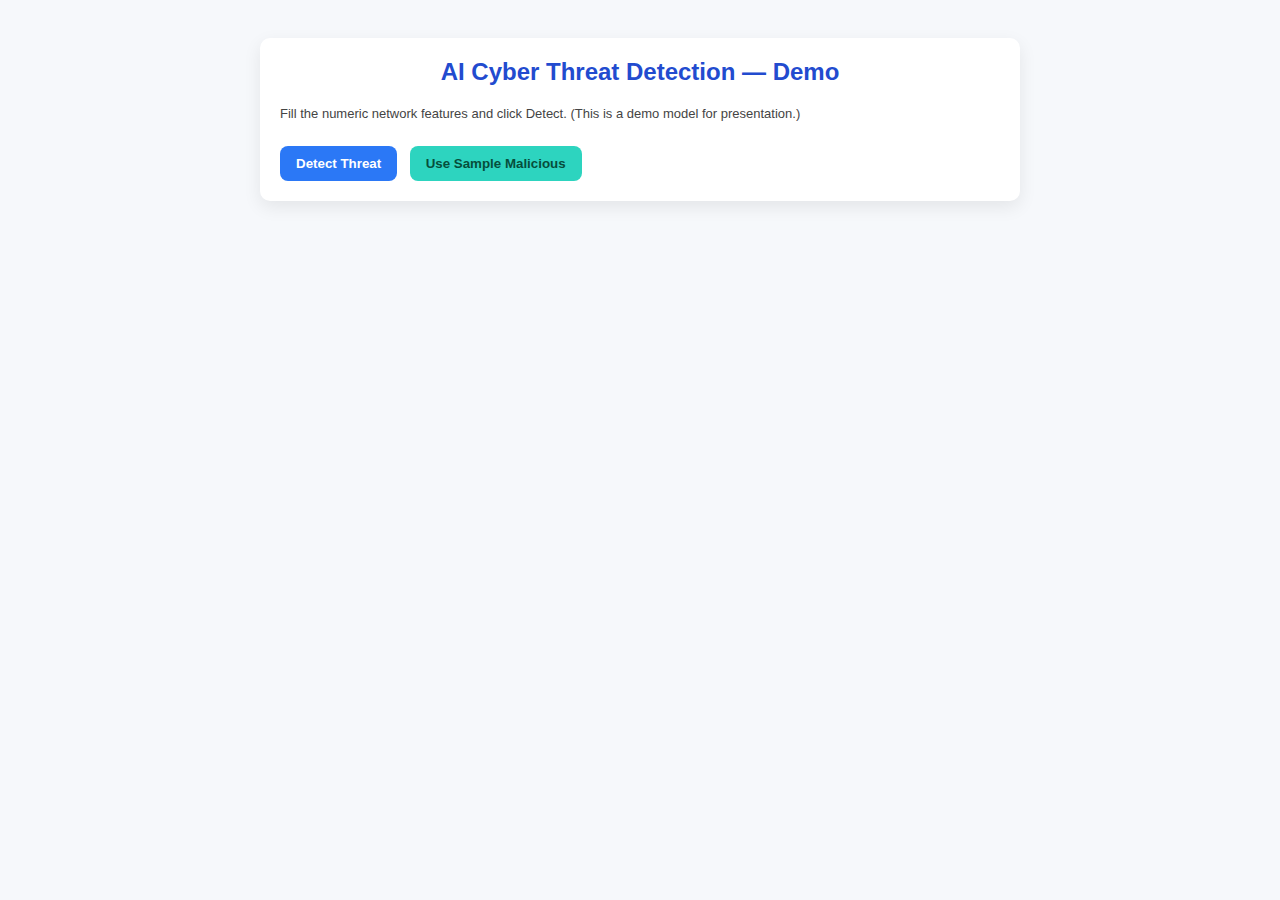
<file: templates/index.html>
<!-- templates/index.html -->
<!doctype html>
<html>
<head>
  <meta charset="utf-8" />
  <title>AI Cyber Threat Detection - Demo</title>
  <style>
    body { font-family: Arial, sans-serif; background:#f6f8fb; color:#222; display:flex; justify-content:center; padding:30px; }
    .card { background:white; width:720px; padding:20px; border-radius:10px; box-shadow: 0 6px 18px rgba(0,0,0,0.08); }
    h2 { margin-top:0; color:#224bcf; text-align: center;}
    .grid { display:grid; grid-template-columns: repeat(4, 1fr); gap:12px; margin-bottom:12px; }
    label { display:block; font-size:12px; color:#555; margin-bottom:6px; }
    input[type="number"] { width:100%; padding:8px; border-radius:6px; border:1px solid #ddd; }
    button { padding:10px 16px; border-radius:8px; border:none; cursor:pointer; background:#2b78f6; color:white; font-weight:600;}
    .result { margin-top:16px; padding:12px; border-radius:8px; background:#f1f5ff; }
    .badge { padding:6px 10px; border-radius:999px; font-weight:600; }
    .mal { background:#ffd6d6; color:#a10000; }
    .ben { background:#ddf7e6; color:#0a6b00; }
    .small { font-size:13px; color:#444; }
  </style>
</head>
<body>
  <div class="card">
    <h2>AI Cyber Threat Detection — Demo</h2>
    <p class="small">Fill the numeric network features and click Detect. (This is a demo model for presentation.)</p>

    <div id="form" class="grid">
      <!-- Inputs will be injected by JS based on features -->
    </div>

    <div style="margin-top:12px;">
      <button id="detectBtn">Detect Threat</button>
      <button id="sampleBtn" style="margin-left:8px;background:#2dd4bf;color:#064e3b">Use Sample Malicious</button>
    </div>

    <div id="result" class="result" style="display:none;">
      <div id="outLabel" style="font-size:18px; font-weight:700"></div>
      <div id="outProb" style="margin-top:8px;"></div>
      <pre id="raw" style="margin-top:10px; background:#fff; padding:8px; border-radius:6px;"></pre>
    </div>
  </div>

<script>
  const FEATURES = {{ features | tojson }};
  const form = document.getElementById("form");

  // Create inputs
  FEATURES.forEach(f => {
    const wrapper = document.createElement("div");
    const label = document.createElement("label");
    label.innerText = f;
    const input = document.createElement("input");
    input.type = "number";
    input.step = "any";
    input.id = "inp_" + f;
    input.value = 0;
    wrapper.appendChild(label);
    wrapper.appendChild(input);
    form.appendChild(wrapper);
  });

  document.getElementById("detectBtn").addEventListener("click", async () => {
    const payload = {};
    FEATURES.forEach(f => {
      payload[f] = parseFloat(document.getElementById("inp_" + f).value) || 0;
    });
    const res = await fetch("/predict", {
      method: "POST",
      headers: {"Content-Type":"application/json"},
      body: JSON.stringify(payload)
    });
    const data = await res.json();
    showResult(data);
  });

  // sample malicious preset (tends to push model to predict 1)
  document.getElementById("sampleBtn").addEventListener("click", () => {
    // These values are synthetic; during demo you can toggle to show benign vs malicious
    const sample = {duration: 2.5, src_bytes: 3.8, dst_bytes: -1.2, wrong_fragment:0, urgent:0, count: 5.2, srv_count:4.9, time_window: 1.1};
    FEATURES.forEach(f => { document.getElementById("inp_" + f).value = sample[f] || 0; });
  });

  function showResult(data) {
    const resDiv = document.getElementById("result");
    const outLabel = document.getElementById("outLabel");
    const outProb = document.getElementById("outProb");
    const raw = document.getElementById("raw");

    if (data.error) {
      outLabel.innerHTML = `<span style="color:#a00">Error: ${data.error}</span>`;
      outProb.innerText = "";
      raw.innerText = JSON.stringify(data, null, 2);
      resDiv.style.display = "block";
      return;
    }

    const label = data.label;
    const conf = data.confidence;
    const prob = data.probabilities;
    const badge = `<span class="badge ${label==="Malicious" ? "mal" : "ben"}">${label}</span>`;

    outLabel.innerHTML = `${badge} &nbsp; Confidence: ${conf}`;
    outProb.innerText = `Probabilities — Benign: ${prob.benign}, Malicious: ${prob.malicious}`;
    raw.innerText = JSON.stringify(data, null, 2);
    resDiv.style.display = "block";
  }
</script>
</body>
</html>
</file>
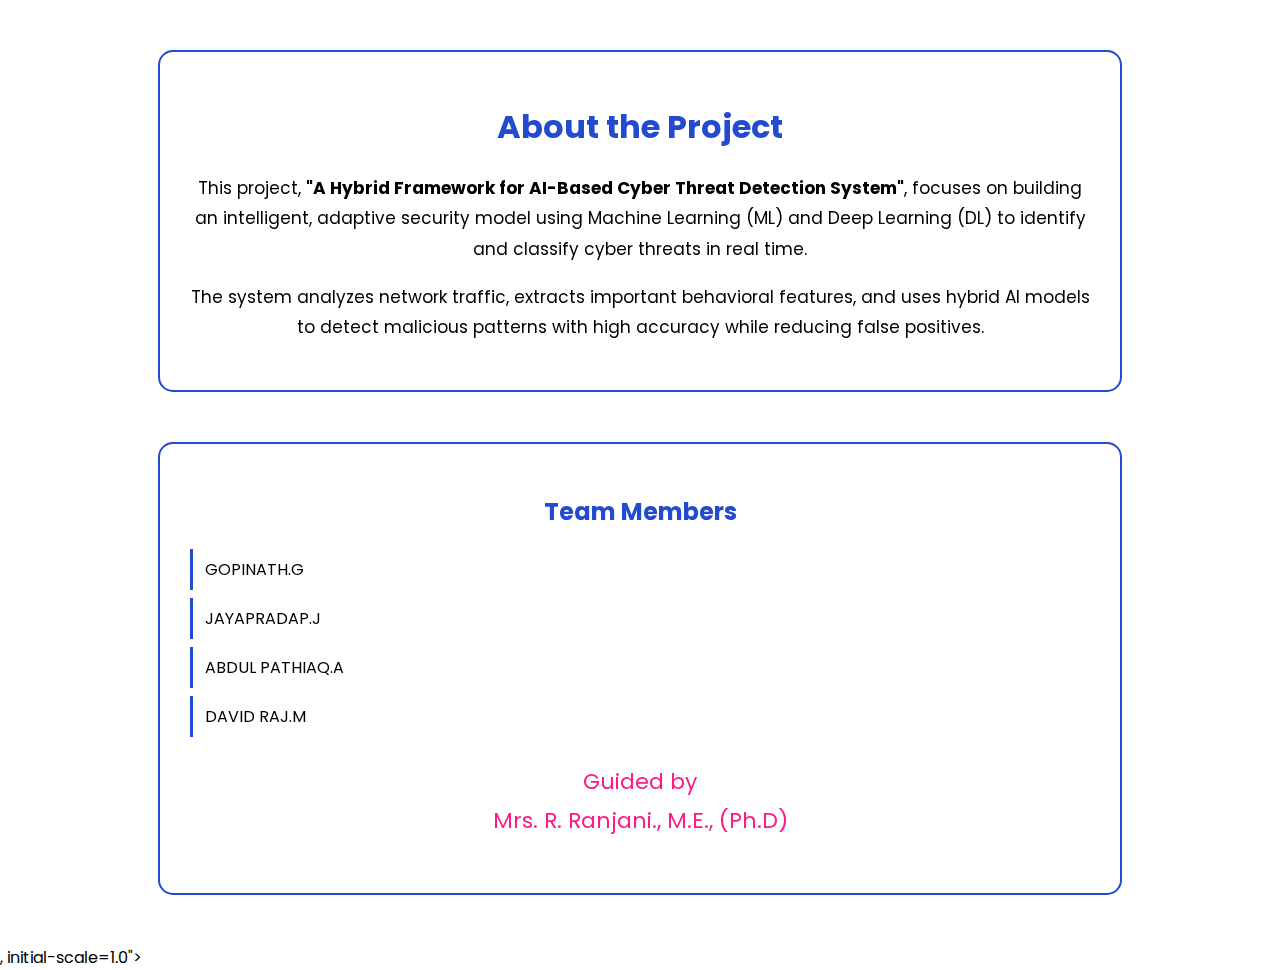
<file: templates/about.html>
<!DOCTYPE html>
<html lang="en">
<head>
    <meta charset="UTF-8">
    <meta name="viewport" content="width=device-width, initial-scale=1.0">
    <title>Hybrid AI Cyber Threat Detection</title>
    <link href="https://fonts.googleapis.com/css2?family=Poppins:wght@300;400;600;700&display=swap" rel="stylesheet">
    <style>
        body {
            font-family: 'Poppins', sans-serif;
            background: #ffffff;
            margin: 0;
            padding: 0;
            color: #000;
        }

        .section {
            max-width: 900px;
            margin: 50px auto;
            padding: 30px;
            background: #ffffff10;
            border: 2px solid #224bcf;
            border-radius: 15px;
            backdrop-filter: blur(8px);
            transition: 0.3s ease-in-out;
        }

        .section:hover {
            border-color: #fa1d86;
            transform: scale(1.02);
            box-shadow: 0 0 20px #fa1d86;
        }

        h1, h2 {
            text-align: center;
            color: #224bcf;
        }

        p {
            line-height: 1.8;
            font-size: 17px;
            text-align: center;
        }

        ul {
            padding-left: 0;
            list-style: none;
        }

        li {
            margin: 8px 0;
            padding: 8px 12px;
            background: #ffffff15;
            border-left: 3px solid #224bcf;
            transition: 0.3s;
        }

        li:hover {
            background: #224bcf;
            color: #fff;
            transform: translateX(10px);
        }

        .title-small {
            font-size: 22px;
            margin-top: 25px;
            color: #fa1d86;
            text-align: center;
        }
        /* Responsive Design */
@media (max-width: 1024px) {
    .section {
        max-width: 80%;
        padding: 25px;
    }

    h1, h2 {
        font-size: 1.8rem;
    }

    p {
        font-size: 1rem;
    }

    li {
        font-size: 1rem;
        padding: 6px 10px;
    }
}

@media (max-width: 768px) {
    .section {
        max-width: 90%;
        margin: 30px auto;
        padding: 20px;
    }

    h1, h2 {
        font-size: 1.6rem;
    }

    p {
        font-size: 0.95rem;
    }

    li {
        font-size: 0.95rem;
        padding: 6px 8px;
    }

    .title-small {
        font-size: 1rem;
    }
}

@media (max-width: 480px) {
    .section {
        width: 95%;
        padding: 15px;
        margin: 20px auto;
        border-radius: 10px;
    }

    h1, h2 {
        font-size: 1.4rem;
    }

    p {
        font-size: 0.9rem;
        line-height: 1.6;
    }

    li {
        font-size: 0.9rem;
        padding: 5px 8px;
    }

    .title-small {
        font-size: 0.9rem;
        margin-top: 15px;
    }
}

    </style>
</head>
<body>

    <div class="section">
        <h1>About the Project</h1>
        <p>
            This project, <strong>"A Hybrid Framework for AI-Based Cyber Threat Detection System"</strong>,
            focuses on building an intelligent, adaptive security model using Machine Learning (ML) and
            Deep Learning (DL) to identify and classify cyber threats in real time.
        </p>
        <p>
            The system analyzes network traffic, extracts important behavioral features, and uses hybrid AI models
            to detect malicious patterns with high accuracy while reducing false positives.
        </p>
    </div>


    <div class="section">
        <h2>Team Members</h2>
        <ul>
            <li>GOPINATH.G</li>
            <li>JAYAPRADAP.J</li>
            <li>ABDUL PATHIAQ.A</li>
            <li>DAVID RAJ.M</li>
        </ul>
        <p class="title-small">Guided by<br> Mrs. R. Ranjani., M.E., (Ph.D)</p>
    </div>

</body>
</html>, initial-scale=1.0">
    <title>Document</title>
</head>
<body>
    
</body>
</html>
</file>
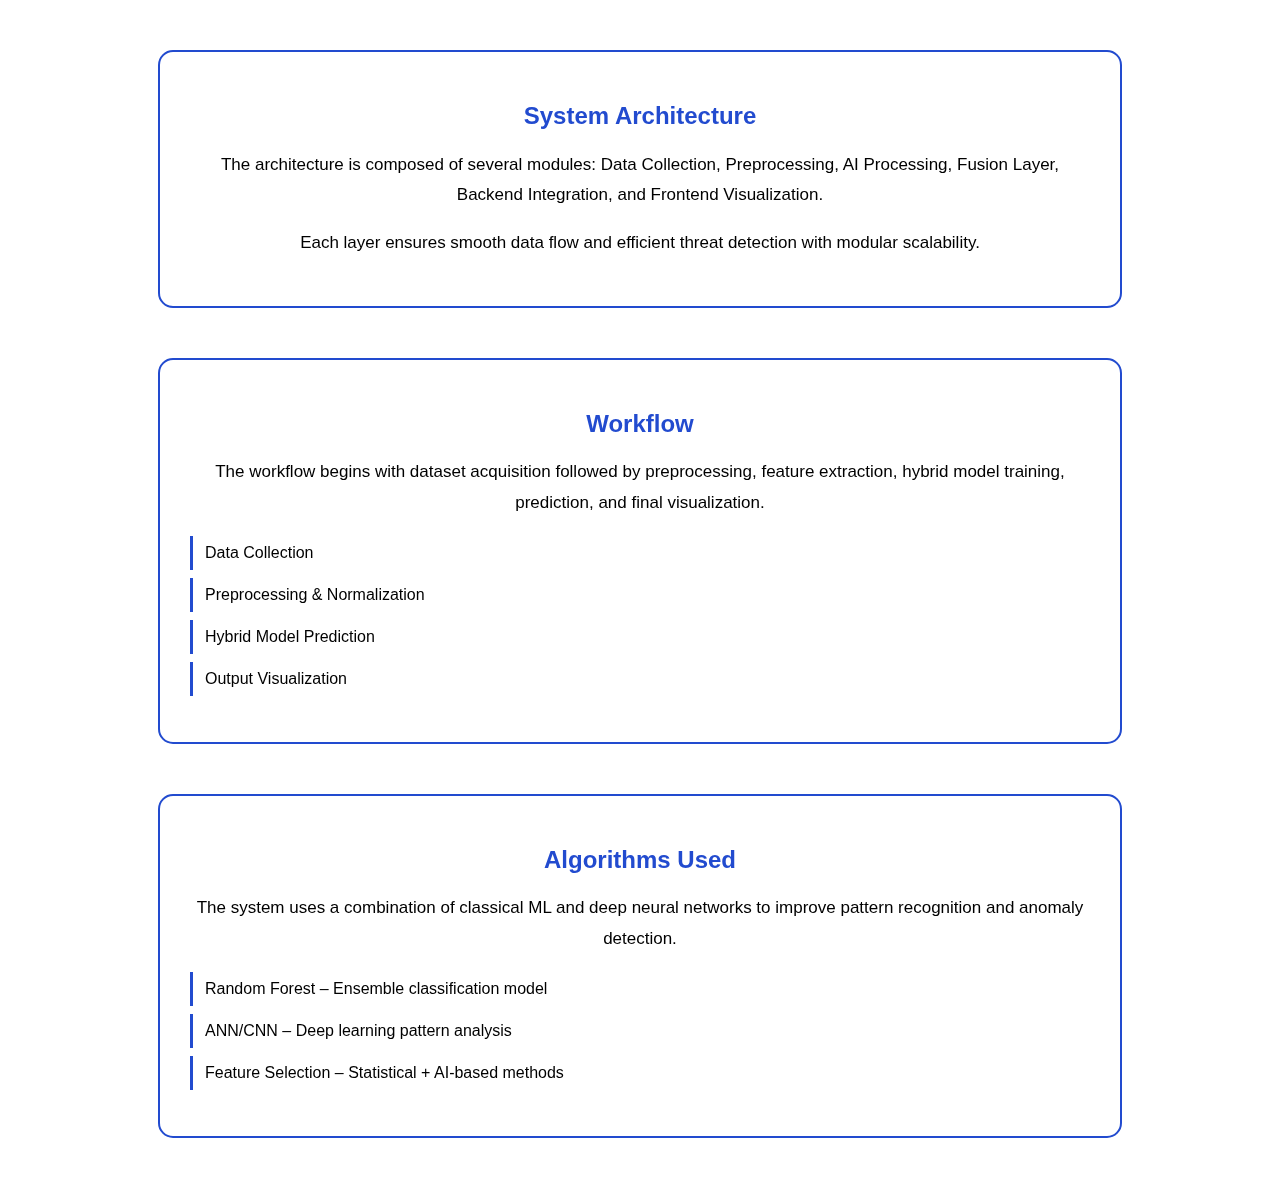
<file: templates/architecture.html>
<!DOCTYPE html>
<html lang="en">
<head>
    <meta charset="UTF-8">
    <meta name="viewport" content="width=device-width, initial-scale=1.0">
    <title>Document</title>
</head>
<body>
     <style>
        body {
            font-family: 'Poppins', sans-serif;
            background: #ffffff;
            margin: 0;
            padding: 0;
            color: #000;
        }

        .section {
            max-width: 900px;
            margin: 50px auto;
            padding: 30px;
            background: #ffffff10;
            border: 2px solid #224bcf;
            border-radius: 15px;
            backdrop-filter: blur(8px);
            transition: 0.3s ease-in-out;
        }

        .section:hover {
            border-color: #fa1d86;
            transform: scale(1.02);
            box-shadow: 0 0 20px #fa1d86;
        }

        h1, h2 {
            text-align: center;
            color: #224bcf;
        }

        p {
            line-height: 1.8;
            font-size: 17px;
            text-align: center;
        }

        ul {
            padding-left: 0;
            list-style: none;
        }

        li {
            margin: 8px 0;
            padding: 8px 12px;
            background: #ffffff15;
            border-left: 3px solid #224bcf;
            transition: 0.3s;
        }

        li:hover {
            background: #224bcf;
            color: #fff;
            transform: translateX(10px);
        }

        .title-small {
            font-size: 22px;
            margin-top: 25px;
            color: #fa1d86;
            text-align: center;
        }
        /* Responsive Design */
@media (max-width: 1024px) {
    .section {
        max-width: 80%;
        padding: 25px;
    }

    h1, h2 {
        font-size: 1.8rem;
    }

    p {
        font-size: 1rem;
    }

    li {
        font-size: 1rem;
        padding: 6px 10px;
    }
}

@media (max-width: 768px) {
    .section {
        max-width: 90%;
        margin: 30px auto;
        padding: 20px;
    }

    h1, h2 {
        font-size: 1.6rem;
    }

    p {
        font-size: 0.95rem;
    }

    li {
        font-size: 0.95rem;
        padding: 6px 8px;
    }

    .title-small {
        font-size: 1rem;
    }
}

@media (max-width: 480px) {
    .section {
        width: 95%;
        padding: 15px;
        margin: 20px auto;
        border-radius: 10px;
    }

    h1, h2 {
        font-size: 1.4rem;
    }

    p {
        font-size: 0.9rem;
        line-height: 1.6;
    }

    li {
        font-size: 0.9rem;
        padding: 5px 8px;
    }

    .title-small {
        font-size: 0.9rem;
        margin-top: 15px;
    }
}

    </style>
       <div class="section">
        <h2>System Architecture</h2>
        <p>
            The architecture is composed of several modules: Data Collection, Preprocessing, AI Processing,
            Fusion Layer, Backend Integration, and Frontend Visualization.
        </p>
        <p>
            Each layer ensures smooth data flow and efficient threat detection with modular scalability.
        </p>
    </div>

    <div class="section">
        <h2>Workflow</h2>
        <p>
            The workflow begins with dataset acquisition followed by preprocessing, feature extraction,
            hybrid model training, prediction, and final visualization.
        </p>
        <ul>
            <li>Data Collection</li>
            <li>Preprocessing & Normalization</li>
            <li>Hybrid Model Prediction</li>
            <li>Output Visualization</li>
        </ul>
    </div>

    <div class="section">
        <h2>Algorithms Used</h2>
        <p>
            The system uses a combination of classical ML and deep neural networks to improve pattern
            recognition and anomaly detection.
        </p>
        <ul>
            <li>Random Forest – Ensemble classification model</li>
            <li>ANN/CNN – Deep learning pattern analysis</li>
            <li>Feature Selection – Statistical + AI-based methods</li>
        </ul>
    </div>
</body>
</html>
</file>
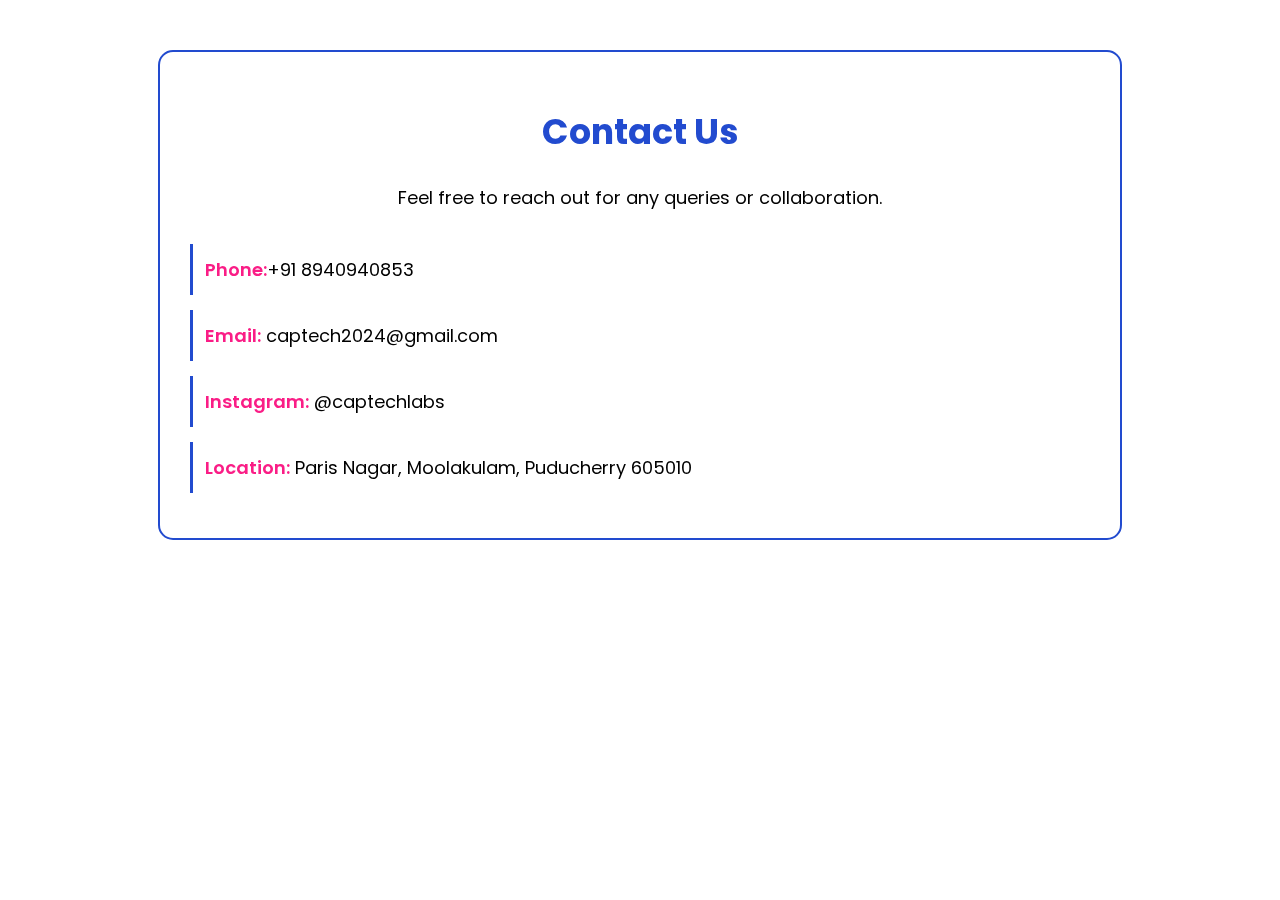
<file: templates/contact.html>
<!DOCTYPE html>
<html lang="en">
<head>
    <meta charset="UTF-8">
    <meta name="viewport" content="width=device-width, initial-scale=1.0">
    <title>Contact Us</title>
    <link href="https://fonts.googleapis.com/css2?family=Poppins:wght@300;400;600;700&display=swap" rel="stylesheet">
    <style>
        body {
            font-family: 'Poppins', sans-serif;
            background: #ffffff;
            margin: 0;
            padding: 0;
            color: #000;
        }

        .section {
            max-width: 900px;
            margin: 50px auto;
            padding: 30px;
            background: #ffffff10;
            border: 2px solid #224bcf;
            border-radius: 15px;
            backdrop-filter: blur(8px);
            transition: 0.3s ease-in-out;
        }

        .section:hover {
            border-color: #fa1d86;
            transform: scale(1.02);
            box-shadow: 0 0 20px #fa1d86;
        }

        h1 {
            text-align: center;
            color: #224bcf;
            font-size: 35px;
        }

        .info {
            font-size: 18px;
            line-height: 1.8;
            margin-top: 20px;
            text-align: center;
        }

        .contact-box {
            margin-top: 30px;
        }

        .contact-item {
            background: #ffffff15;
            border-left: 3px solid #224bcf;
            margin: 15px 0;
            padding: 12px;
            font-size: 18px;
            transition: 0.3s;
        }


        .label {
            color: #fa1d86;
            font-weight: 600;
        }
        /* Responsive Design */
@media (max-width: 1024px) {
    .section {
        max-width: 80%;
        padding: 25px;
    }

    h1, h2 {
        font-size: 1.8rem;
    }

    p {
        font-size: 1rem;
    }

    li {
        font-size: 1rem;
        padding: 6px 10px;
    }
}

@media (max-width: 768px) {
    .section {
        max-width: 90%;
        margin: 30px auto;
        padding: 20px;
    }

    h1, h2 {
        font-size: 1.6rem;
    }

    p {
        font-size: 0.95rem;
    }

    li {
        font-size: 0.95rem;
        padding: 6px 8px;
    }

    .title-small {
        font-size: 1rem;
    }
}

@media (max-width: 480px) {
    .section {
        width: 95%;
        padding: 15px;
        margin: 20px auto;
        border-radius: 10px;
    }

    h1, h2 {
        font-size: 1.4rem;
    }

    p {
        font-size: 0.9rem;
        line-height: 1.6;
    }

    li {
        font-size: 0.9rem;
        padding: 5px 8px;
    }

    .title-small {
        font-size: 0.9rem;
        margin-top: 15px;
    }
}

    </style>
</head>
<body>

    <div class="section">
        <h1>Contact Us</h1>
        <p class="info">Feel free to reach out for any queries or collaboration.</p>

        <div class="contact-box">
            <div class="contact-item">
                <span class="label">Phone:</span>+91 8940940853
            </div>

            <div class="contact-item">
                <span class="label">Email:</span> captech2024@gmail.com
            </div>

            <div class="contact-item">
                <span class="label">Instagram:</span> @captechlabs
            </div>

            <div class="contact-item">
                <span class="label">Location:</span> Paris Nagar, Moolakulam, Puducherry 605010
            </div>
        </div>
    </div>

</body>
</html>
</file>
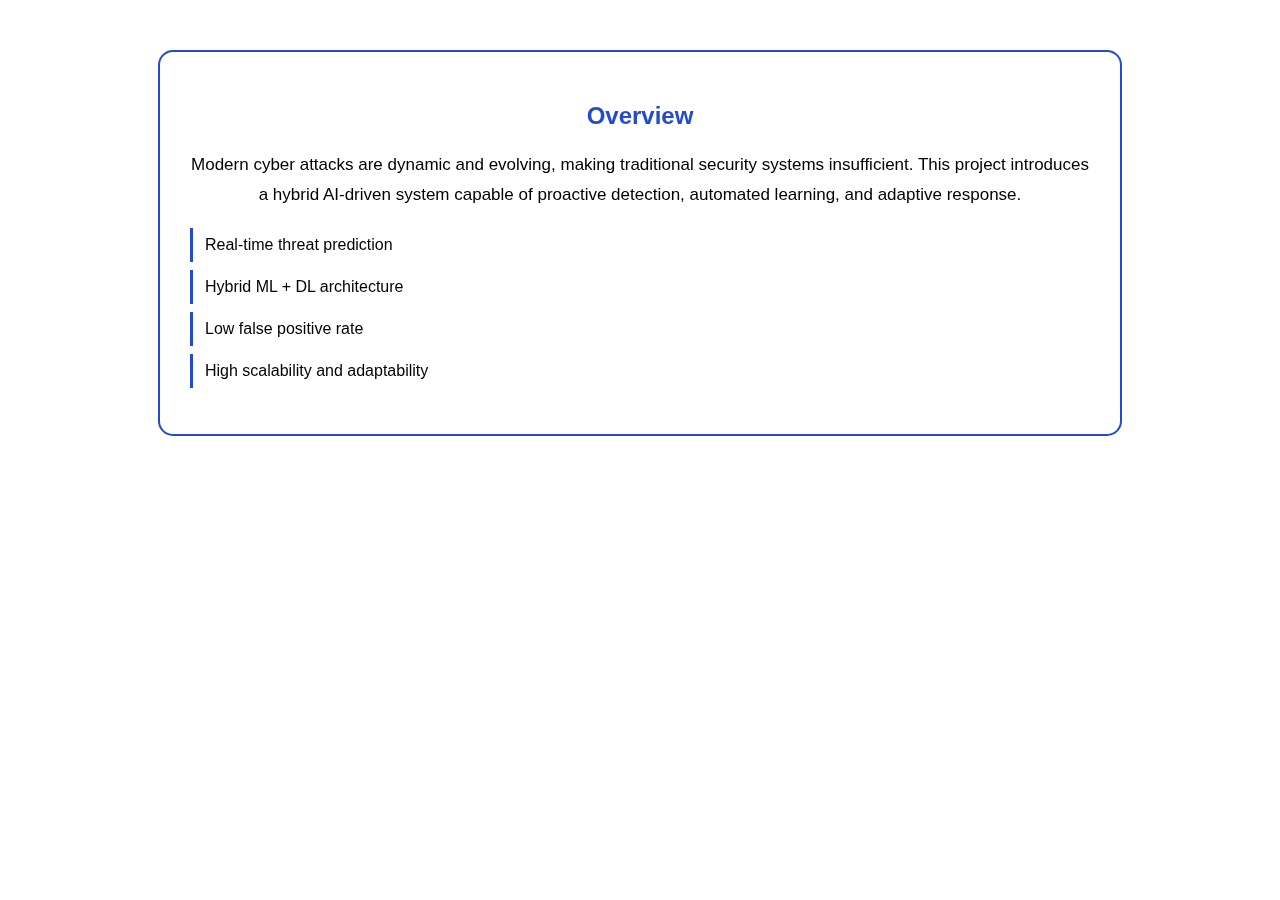
<file: templates/overview.html>
<!DOCTYPE html>
<html lang="en">
<head>
    <meta charset="UTF-8">
    <meta name="viewport" content="width=device-width, initial-scale=1.0">
    <title>Overview</title>
</head>
<body>
        <style>
        body {
            font-family: 'Poppins', sans-serif;
            background: #ffffff;
            margin: 0;
            padding: 0;
            color: #000;
        }

        .section {
            max-width: 900px;
            margin: 50px auto;
            padding: 30px;
            background: #ffffff10;
            border: 2px solid #224bcf;
            border-radius: 15px;
            backdrop-filter: blur(8px);
            transition: 0.3s ease-in-out;
        }

        .section:hover {
            border-color: #fa1d86;
            transform: scale(1.02);
            box-shadow: 0 0 20px #fa1d86;
        }

        h1, h2 {
            text-align: center;
            color: #224bcf;
        }

        p {
            line-height: 1.8;
            font-size: 17px;
            text-align: center;
        }

        ul {
            padding-left: 0;
            list-style: none;
        }

        li {
            margin: 8px 0;
            padding: 8px 12px;
            background: #ffffff15;
            border-left: 3px solid #224bcf;
            transition: 0.3s;
        }

        li:hover {
            background: #224bcf;
            color: #fff;
            transform: translateX(10px);
        }

        .title-small {
            font-size: 22px;
            margin-top: 25px;
            color: #fa1d86;
            text-align: center;
        }
        /* Responsive Design */
@media (max-width: 1024px) {
    .section {
        max-width: 80%;
        padding: 25px;
    }

    h1, h2 {
        font-size: 1.8rem;
    }

    p {
        font-size: 1rem;
    }

    li {
        font-size: 1rem;
        padding: 6px 10px;
    }
}

@media (max-width: 768px) {
    .section {
        max-width: 90%;
        margin: 30px auto;
        padding: 20px;
    }

    h1, h2 {
        font-size: 1.6rem;
    }

    p {
        font-size: 0.95rem;
    }

    li {
        font-size: 0.95rem;
        padding: 6px 8px;
    }

    .title-small {
        font-size: 1rem;
    }
}

@media (max-width: 480px) {
    .section {
        width: 95%;
        padding: 15px;
        margin: 20px auto;
        border-radius: 10px;
    }

    h1, h2 {
        font-size: 1.4rem;
    }

    p {
        font-size: 0.9rem;
        line-height: 1.6;
    }

    li {
        font-size: 0.9rem;
        padding: 5px 8px;
    }

    .title-small {
        font-size: 0.9rem;
        margin-top: 15px;
    }
}

    </style>
      <div class="section">
        <h2>Overview</h2>
        <p>
            Modern cyber attacks are dynamic and evolving, making traditional security systems insufficient.
            This project introduces a hybrid AI-driven system capable of proactive detection, automated learning,
            and adaptive response.
        </p>
        <ul>
            <li>Real-time threat prediction</li>
            <li>Hybrid ML + DL architecture</li>
            <li>Low false positive rate</li>
            <li>High scalability and adaptability</li>
        </ul>
    </div>
</body>
</html>
</file>
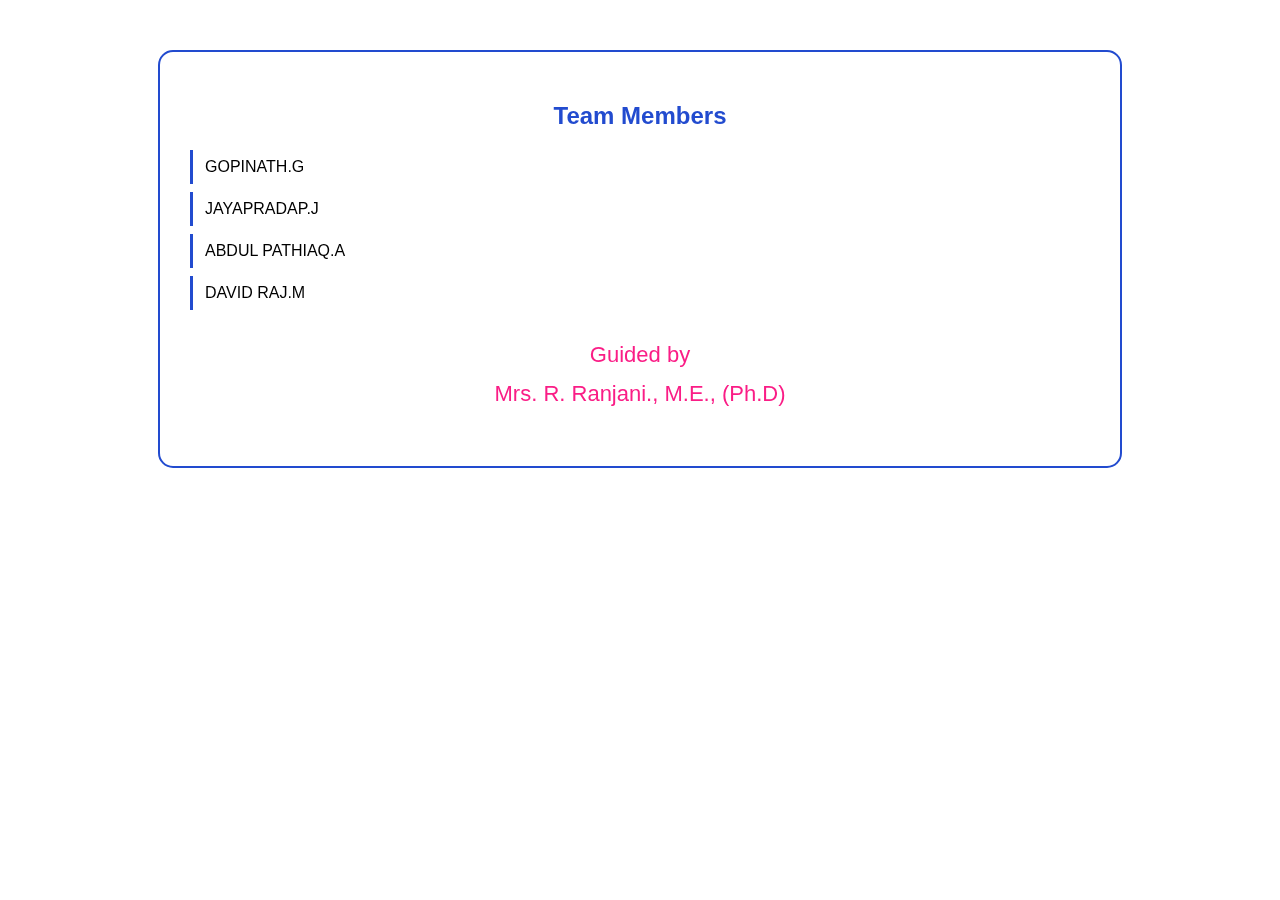
<file: templates/team.html>
<!DOCTYPE html>
<html lang="en">
<head>
    <meta charset="UTF-8">
    <meta name="viewport" content="width=device-width, initial-scale=1.0">
    <title>team</title>
</head>
<body>
    <style>
         body {
            font-family: 'Poppins', sans-serif;
            background: #ffffff;
            margin: 0;
            padding: 0;
            color: #000;
        }

        .section {
            max-width: 900px;
            margin: 50px auto;
            padding: 30px;
            background: #ffffff10;
            border: 2px solid #224bcf;
            border-radius: 15px;
            backdrop-filter: blur(8px);
            transition: 0.3s ease-in-out;
        }

        .section:hover {
            border-color: #fa1d86;
            transform: scale(1.02);
            box-shadow: 0 0 20px #fa1d86;
        }

        h1, h2 {
            text-align: center;
            color: #224bcf;
        }

        p {
            line-height: 1.8;
            font-size: 17px;
            text-align: center;
        }

        ul {
            padding-left: 0;
            list-style: none;
        }

        li {
            margin: 8px 0;
            padding: 8px 12px;
            background: #ffffff15;
            border-left: 3px solid #224bcf;
            transition: 0.3s;
        }

        li:hover {
            background: #224bcf;
            color: #fff;
            transform: translateX(10px);
        }

        .title-small {
            font-size: 22px;
            margin-top: 25px;
            color: #fa1d86;
            text-align: center;
        }
        
        /* Responsive Design */
@media (max-width: 1024px) {
    .section {
        max-width: 80%;
        padding: 25px;
    }

    h1, h2 {
        font-size: 1.8rem;
    }

    p {
        font-size: 1rem;
    }

    li {
        font-size: 1rem;
        padding: 6px 10px;
    }
}

@media (max-width: 768px) {
    .section {
        max-width: 90%;
        margin: 30px auto;
        padding: 20px;
    }

    h1, h2 {
        font-size: 1.6rem;
    }

    p {
        font-size: 0.95rem;
    }

    li {
        font-size: 0.95rem;
        padding: 6px 8px;
    }

    .title-small {
        font-size: 1rem;
    }
}

@media (max-width: 480px) {
    .section {
        width: 95%;
        padding: 15px;
        margin: 20px auto;
        border-radius: 10px;
    }

    h1, h2 {
        font-size: 1.4rem;
    }

    p {
        font-size: 0.9rem;
        line-height: 1.6;
    }

    li {
        font-size: 0.9rem;
        padding: 5px 8px;
    }

    .title-small {
        font-size: 0.9rem;
        margin-top: 15px;
    }
}

        
    </style>
<div class="section">
        <h2>Team Members</h2>
        <ul>
            <li>GOPINATH.G</li>
            <li>JAYAPRADAP.J</li>
            <li>ABDUL PATHIAQ.A</li>
            <li>DAVID RAJ.M</li>
        </ul>
        <p class="title-small">Guided by<br> Mrs. R. Ranjani., M.E., (Ph.D)</p>
    </div>
</body>
</html>
</file>
